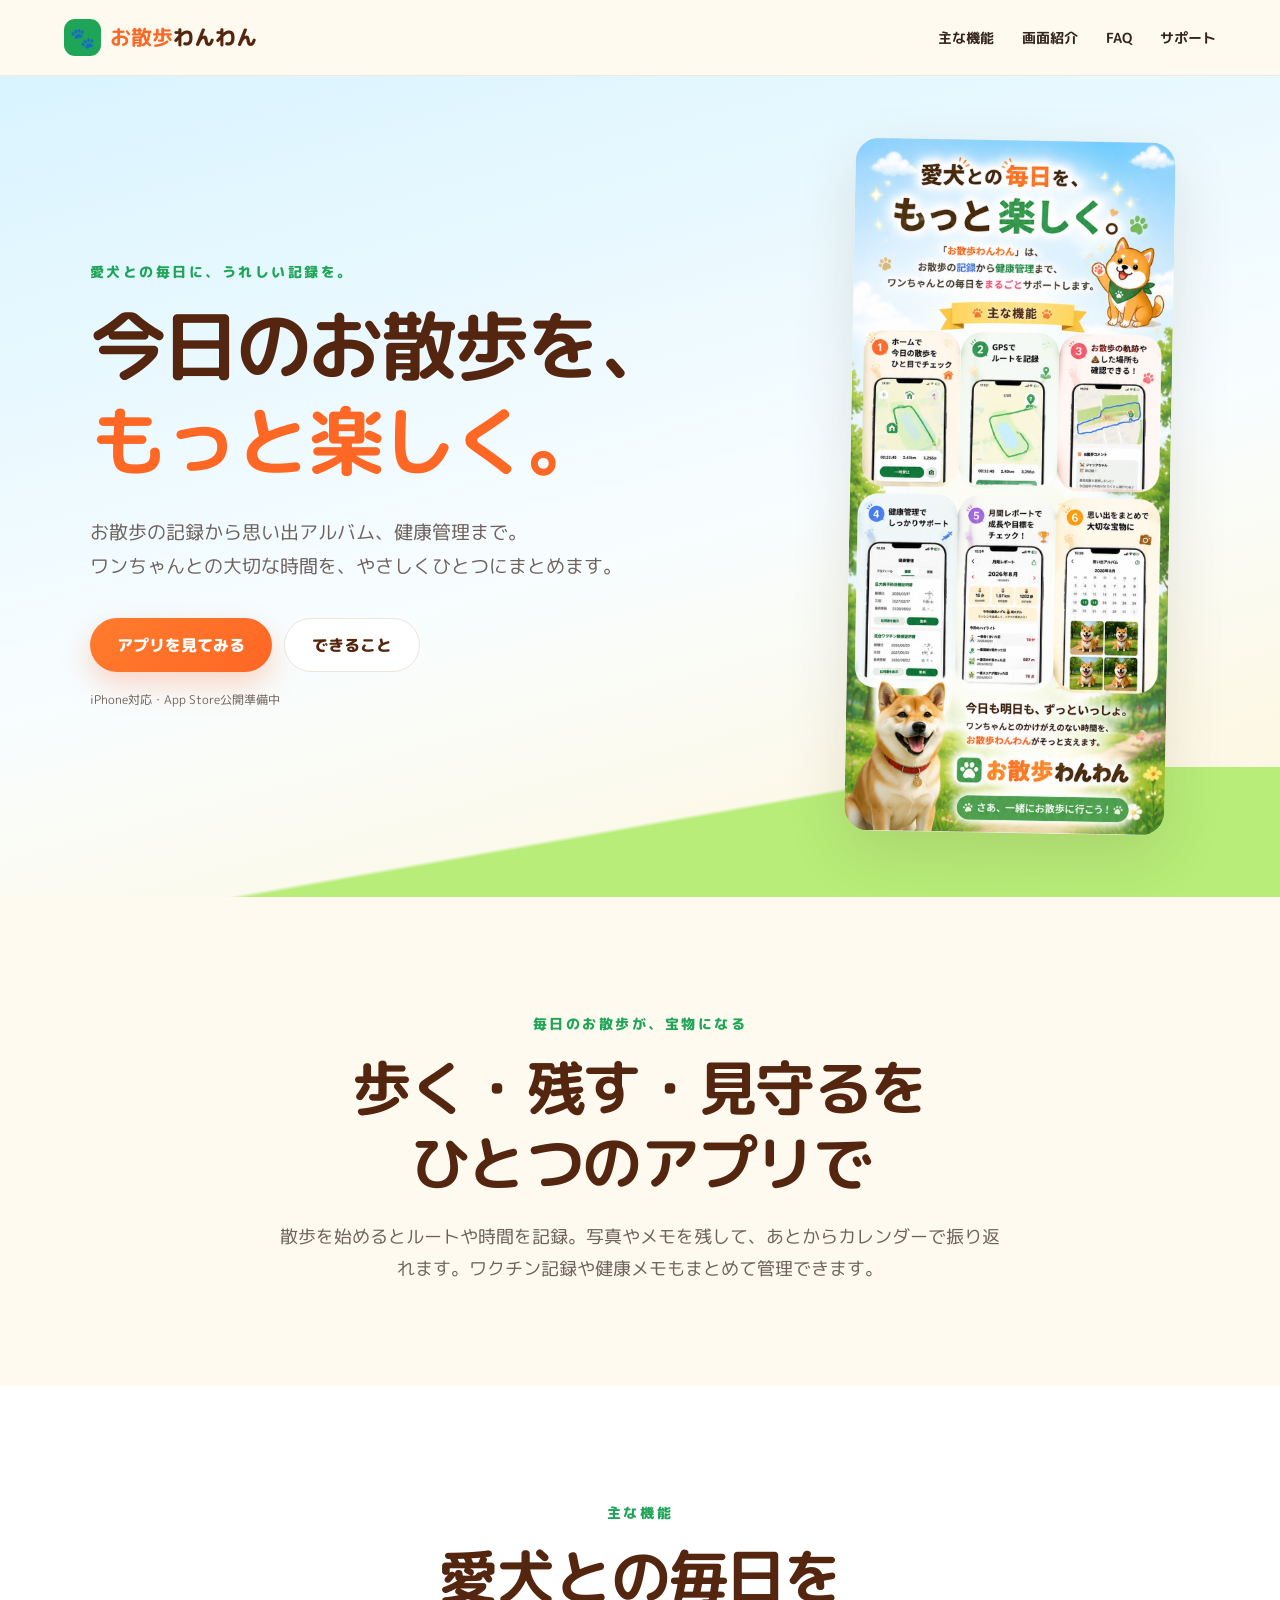
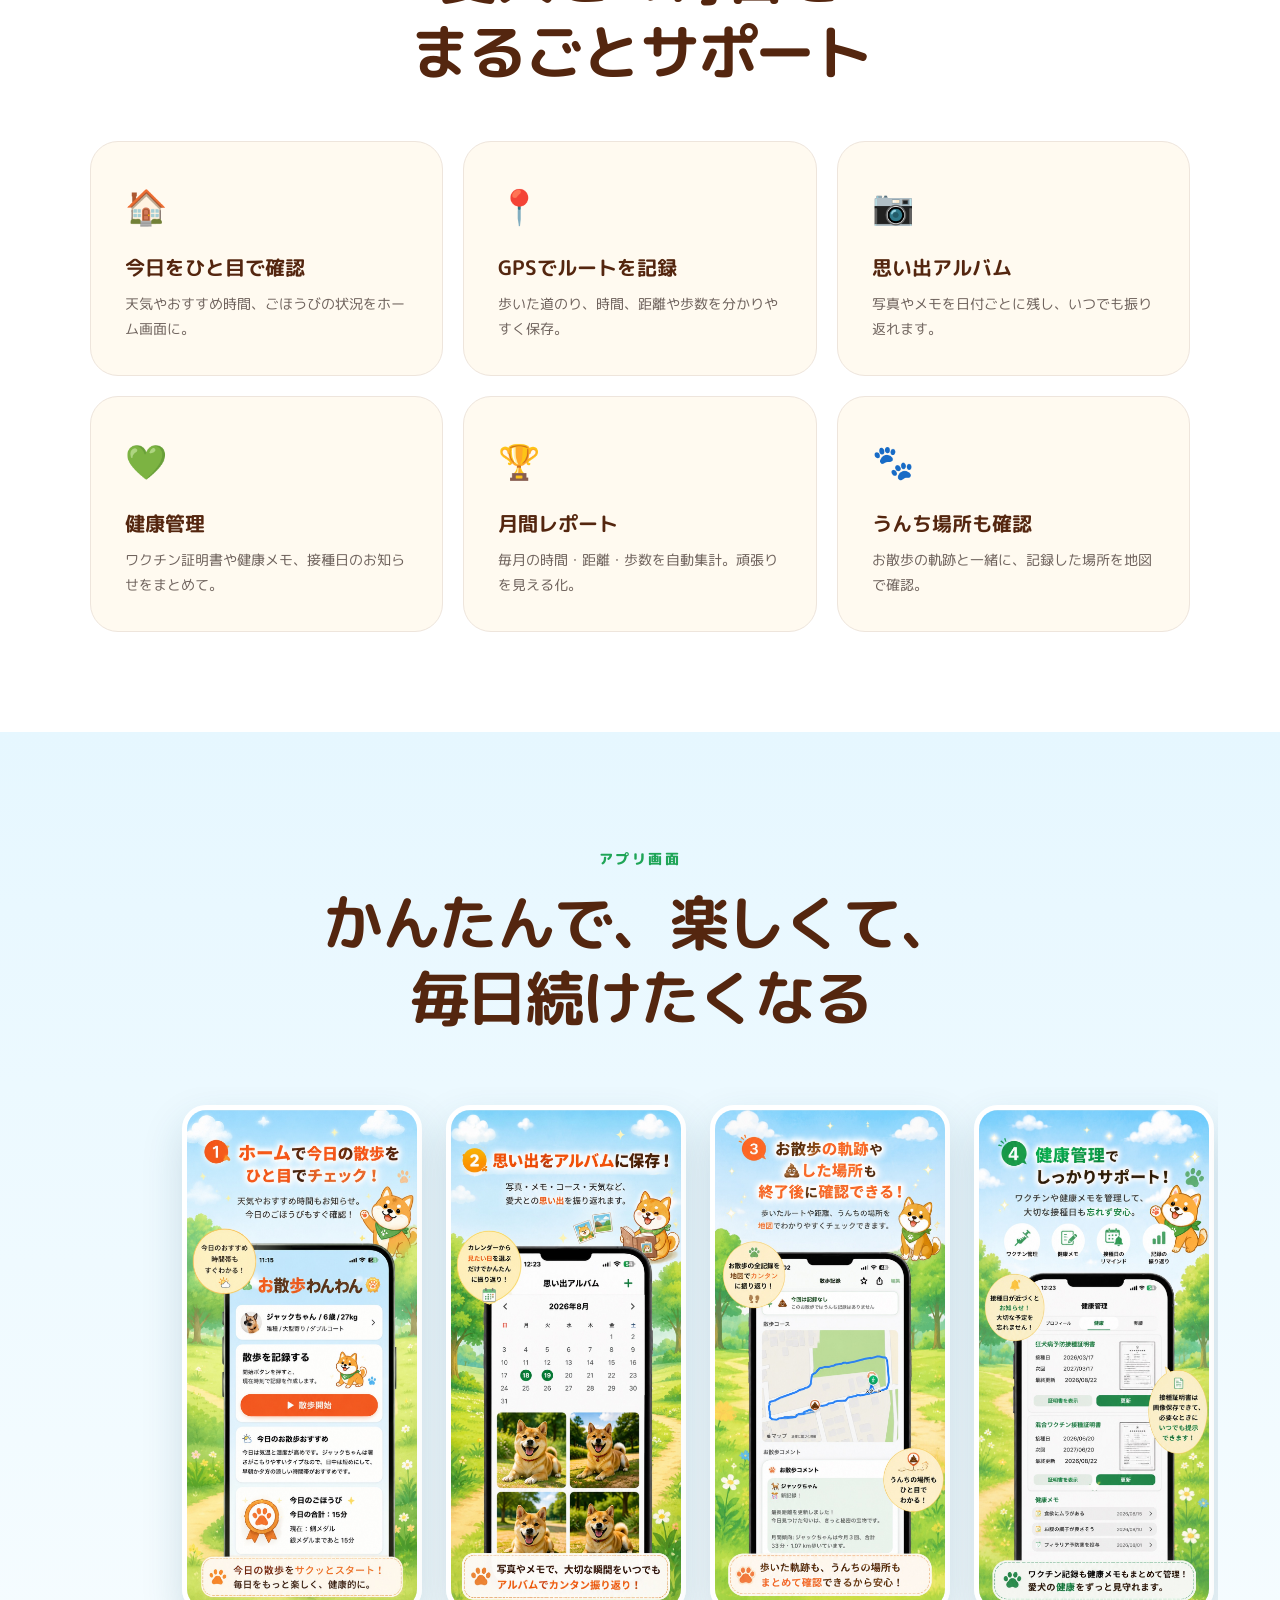
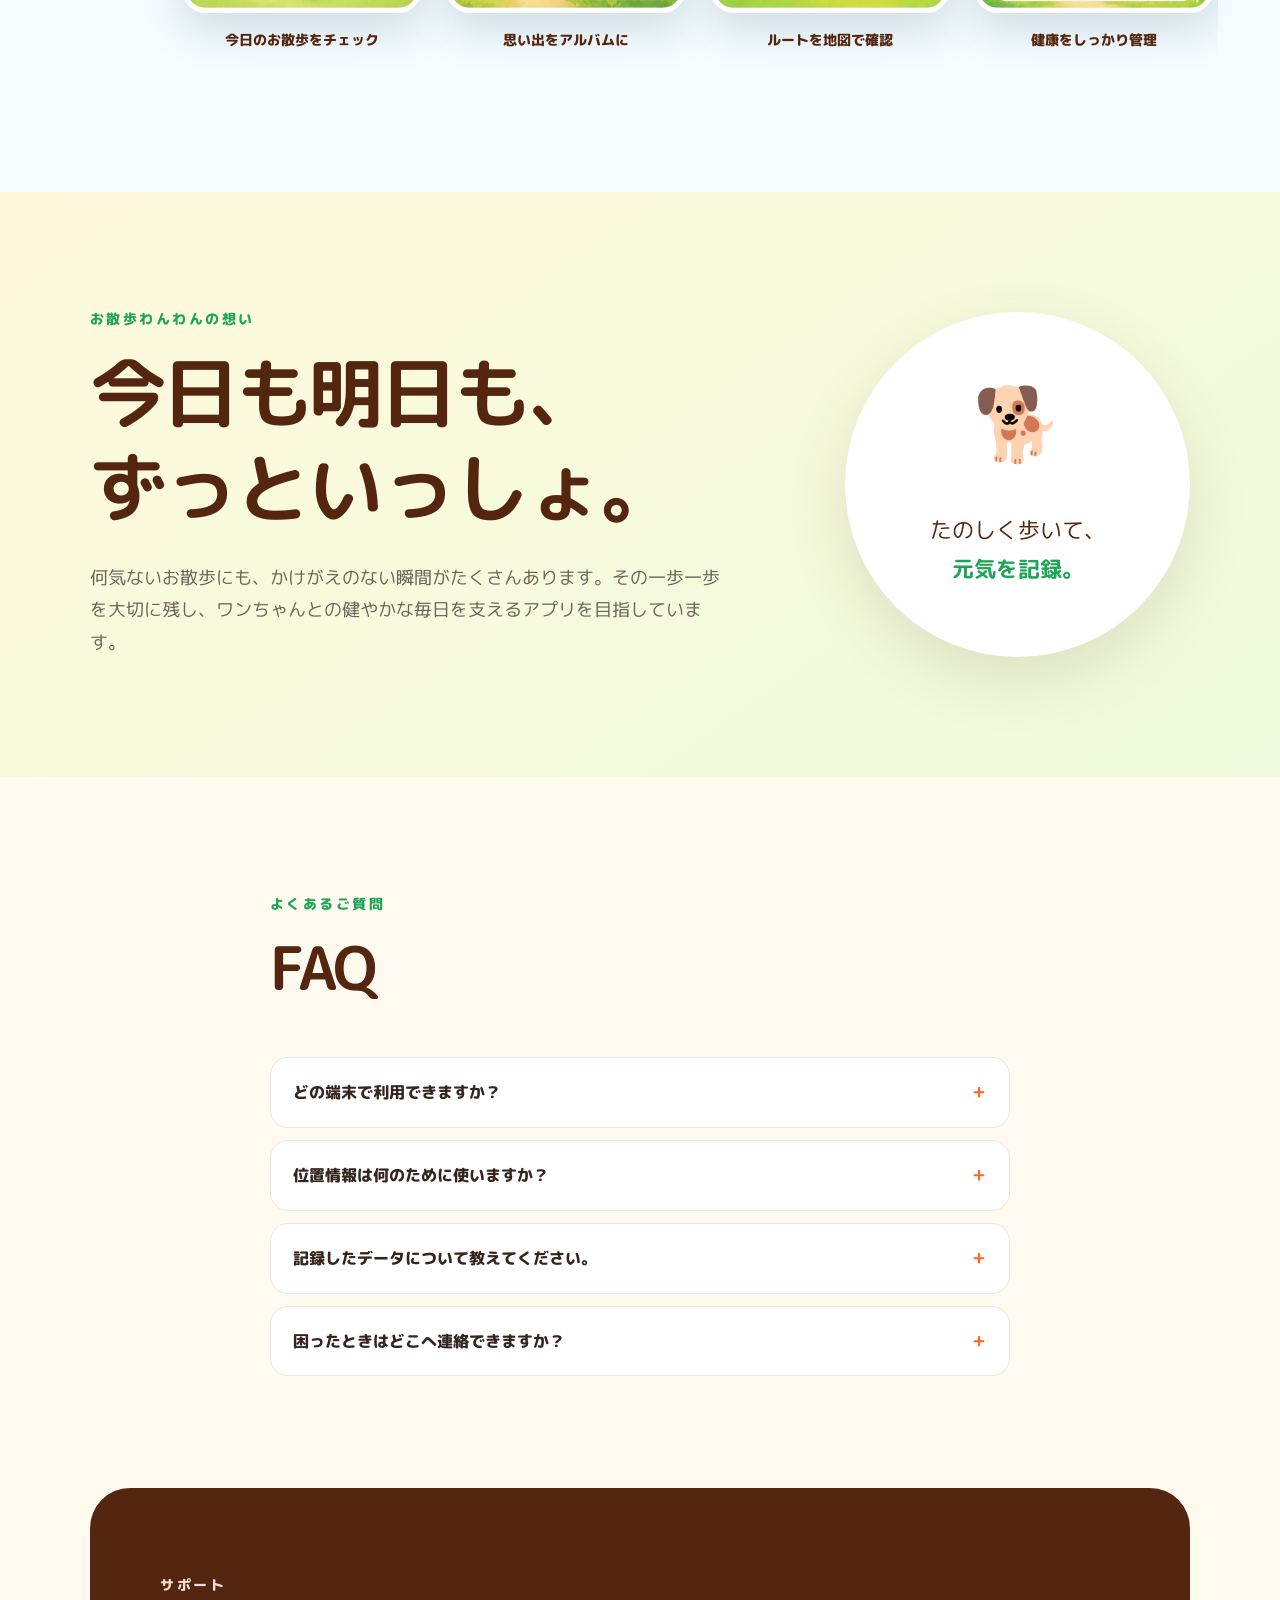
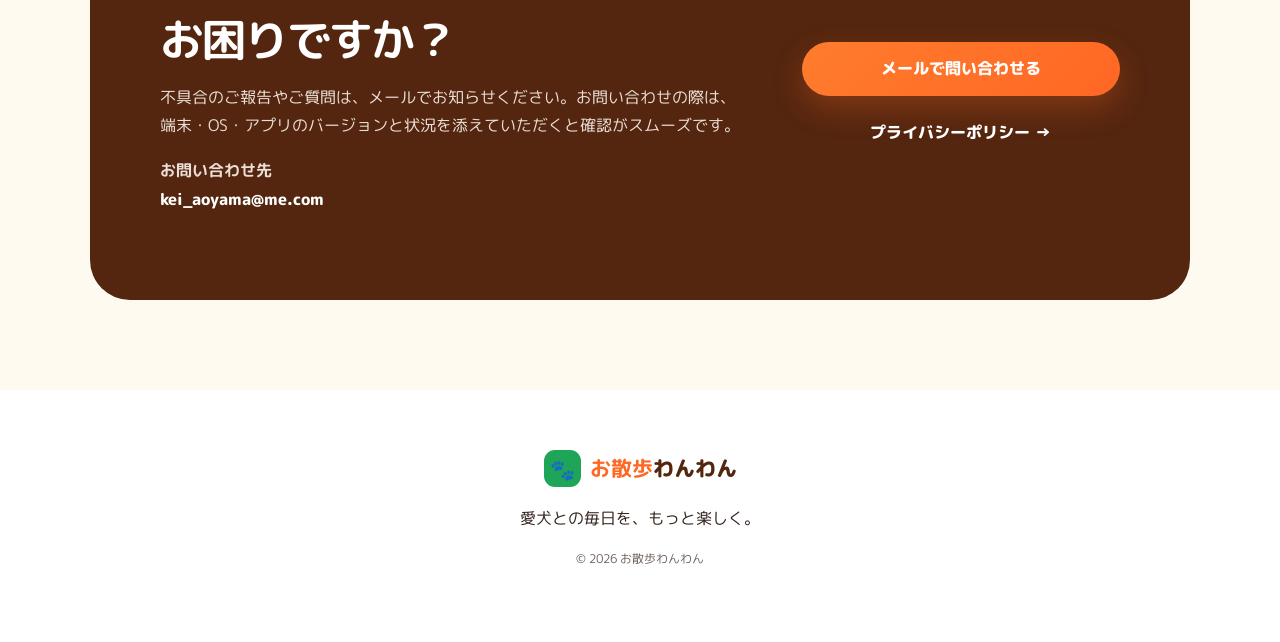
<file: index.html>
<!doctype html>
<html lang="ja">
<head>
  <meta charset="utf-8">
  <meta name="viewport" content="width=device-width, initial-scale=1">
  <meta name="description" content="愛犬とのお散歩記録、思い出アルバム、健康管理をひとつに。iPhoneアプリ『お散歩わんわん』公式サイト。">
  <meta name="theme-color" content="#ff762e">
  <title>お散歩わんわん｜愛犬との毎日を、もっと楽しく。</title>
  <link rel="preconnect" href="https://fonts.googleapis.com">
  <link rel="preconnect" href="https://fonts.gstatic.com" crossorigin>
  <link href="https://fonts.googleapis.com/css2?family=M+PLUS+Rounded+1c:wght@500;700;800&display=swap" rel="stylesheet">
  <link rel="stylesheet" href="style.css">
</head>
<body>
  <header class="site-header">
    <a class="brand" href="#top" aria-label="お散歩わんわん トップへ"><span class="brand-mark">🐾</span><span><b>お散歩</b>わんわん</span></a>
    <nav aria-label="メインナビゲーション">
      <a href="#features">主な機能</a><a href="#screens">画面紹介</a><a href="#faq">FAQ</a><a href="#support">サポート</a>
    </nav>
  </header>

  <main id="top">
    <section class="hero">
      <div class="hero-copy">
        <p class="eyebrow">愛犬との毎日に、うれしい記録を。</p>
        <h1>今日のお散歩を、<br><em>もっと楽しく。</em></h1>
        <p class="lead">お散歩の記録から思い出アルバム、健康管理まで。<br>ワンちゃんとの大切な時間を、やさしくひとつにまとめます。</p>
        <div class="hero-actions"><a class="button primary" href="#screens">アプリを見てみる</a><a class="button secondary" href="#features">できること</a></div>
        <p class="availability">iPhone対応・App Store公開準備中</p>
      </div>
      <div class="hero-visual"><div class="sun"></div><img src="assets/AppStore_06_1242x2688.jpg" alt="お散歩わんわんの主な機能紹介" width="900" height="1948"></div>
    </section>

    <section class="intro section">
      <p class="section-kicker">毎日のお散歩が、宝物になる</p>
      <h2>歩く・残す・見守るを<br>ひとつのアプリで</h2>
      <p>散歩を始めるとルートや時間を記録。写真やメモを残して、あとからカレンダーで振り返れます。ワクチン記録や健康メモもまとめて管理できます。</p>
    </section>

    <section class="features section" id="features">
      <div class="section-heading"><p class="section-kicker">主な機能</p><h2>愛犬との毎日を<br>まるごとサポート</h2></div>
      <div class="feature-grid">
        <article><span>🏠</span><h3>今日をひと目で確認</h3><p>天気やおすすめ時間、ごほうびの状況をホーム画面に。</p></article>
        <article><span>📍</span><h3>GPSでルートを記録</h3><p>歩いた道のり、時間、距離や歩数を分かりやすく保存。</p></article>
        <article><span>📷</span><h3>思い出アルバム</h3><p>写真やメモを日付ごとに残し、いつでも振り返れます。</p></article>
        <article><span>💚</span><h3>健康管理</h3><p>ワクチン証明書や健康メモ、接種日のお知らせをまとめて。</p></article>
        <article><span>🏆</span><h3>月間レポート</h3><p>毎月の時間・距離・歩数を自動集計。頑張りを見える化。</p></article>
        <article><span>🐾</span><h3>うんち場所も確認</h3><p>お散歩の軌跡と一緒に、記録した場所を地図で確認。</p></article>
      </div>
    </section>

    <section class="screens section" id="screens">
      <div class="section-heading"><p class="section-kicker">アプリ画面</p><h2>かんたんで、楽しくて、<br>毎日続けたくなる</h2></div>
      <div class="screen-strip" aria-label="App Storeスクリーンショット">
        <figure><img loading="lazy" src="assets/AppStore_01_1242x2688.jpg" alt="ホーム画面と散歩開始機能" width="900" height="1948"><figcaption>今日のお散歩をチェック</figcaption></figure>
        <figure><img loading="lazy" src="assets/AppStore_02_1242x2688.jpg" alt="思い出アルバム機能" width="900" height="1948"><figcaption>思い出をアルバムに</figcaption></figure>
        <figure><img loading="lazy" src="assets/AppStore_03_1242x2688.jpg" alt="お散歩ルート確認機能" width="900" height="1948"><figcaption>ルートを地図で確認</figcaption></figure>
        <figure><img loading="lazy" src="assets/AppStore_04_1242x2688.jpg" alt="健康管理機能" width="900" height="1948"><figcaption>健康をしっかり管理</figcaption></figure>
        <figure><img loading="lazy" src="assets/AppStore_05_1242x2688.jpg" alt="月間レポート機能" width="900" height="1948"><figcaption>毎月の成長を実感</figcaption></figure>
      </div>
    </section>

    <section class="promise section">
      <div><p class="section-kicker">お散歩わんわんの想い</p><h2>今日も明日も、<br>ずっといっしょ。</h2><p>何気ないお散歩にも、かけがえのない瞬間がたくさんあります。その一歩一歩を大切に残し、ワンちゃんとの健やかな毎日を支えるアプリを目指しています。</p></div>
      <div class="paw-card"><span>🐕</span><p>たのしく歩いて、<br><b>元気を記録。</b></p></div>
    </section>

    <section class="faq section" id="faq">
      <div class="section-heading"><p class="section-kicker">よくあるご質問</p><h2>FAQ</h2></div>
      <details><summary>どの端末で利用できますか？</summary><p>iPhone向けアプリとして公開を予定しています。対応するOSバージョンは、App Store公開時の製品ページでご案内します。</p></details>
      <details><summary>位置情報は何のために使いますか？</summary><p>お散歩中のルート・距離などを記録するために使用します。位置情報の利用は端末の設定からいつでも変更できます。</p></details>
      <details><summary>記録したデータについて教えてください。</summary><p>データの取り扱いについては、公開前に最新内容へ更新するプライバシーポリシーをご確認ください。</p></details>
      <details><summary>困ったときはどこへ連絡できますか？</summary><p>下記のサポート窓口からお問い合わせください。内容を確認のうえ対応します。</p></details>
    </section>

    <section class="support section" id="support">
      <div><p class="section-kicker">サポート</p><h2>お困りですか？</h2><p>不具合のご報告やご質問は、メールでお知らせください。お問い合わせの際は、端末・OS・アプリのバージョンと状況を添えていただくと確認がスムーズです。</p><p><b>お問い合わせ先</b><br><a class="text-link" href="mailto:kei_aoyama@me.com">kei_aoyama@me.com</a></p></div>
      <div class="support-actions"><a class="button primary" href="mailto:kei_aoyama@me.com?subject=%E3%81%8A%E6%95%A3%E6%AD%A9%E3%82%8F%E3%82%93%E3%82%8F%E3%82%93%20%E3%82%B5%E3%83%9D%E3%83%BC%E3%83%88%E3%81%B8%E3%81%AE%E3%81%8A%E5%95%8F%E3%81%84%E5%90%88%E3%82%8F%E3%81%9B">メールで問い合わせる</a><a class="text-link" href="privacy.html">プライバシーポリシー →</a></div>
    </section>
  </main>

  <footer><a class="brand" href="#top"><span class="brand-mark">🐾</span><span><b>お散歩</b>わんわん</span></a><p>愛犬との毎日を、もっと楽しく。</p><p class="copyright">© 2026 お散歩わんわん</p></footer>
</body>
</html>
</file>
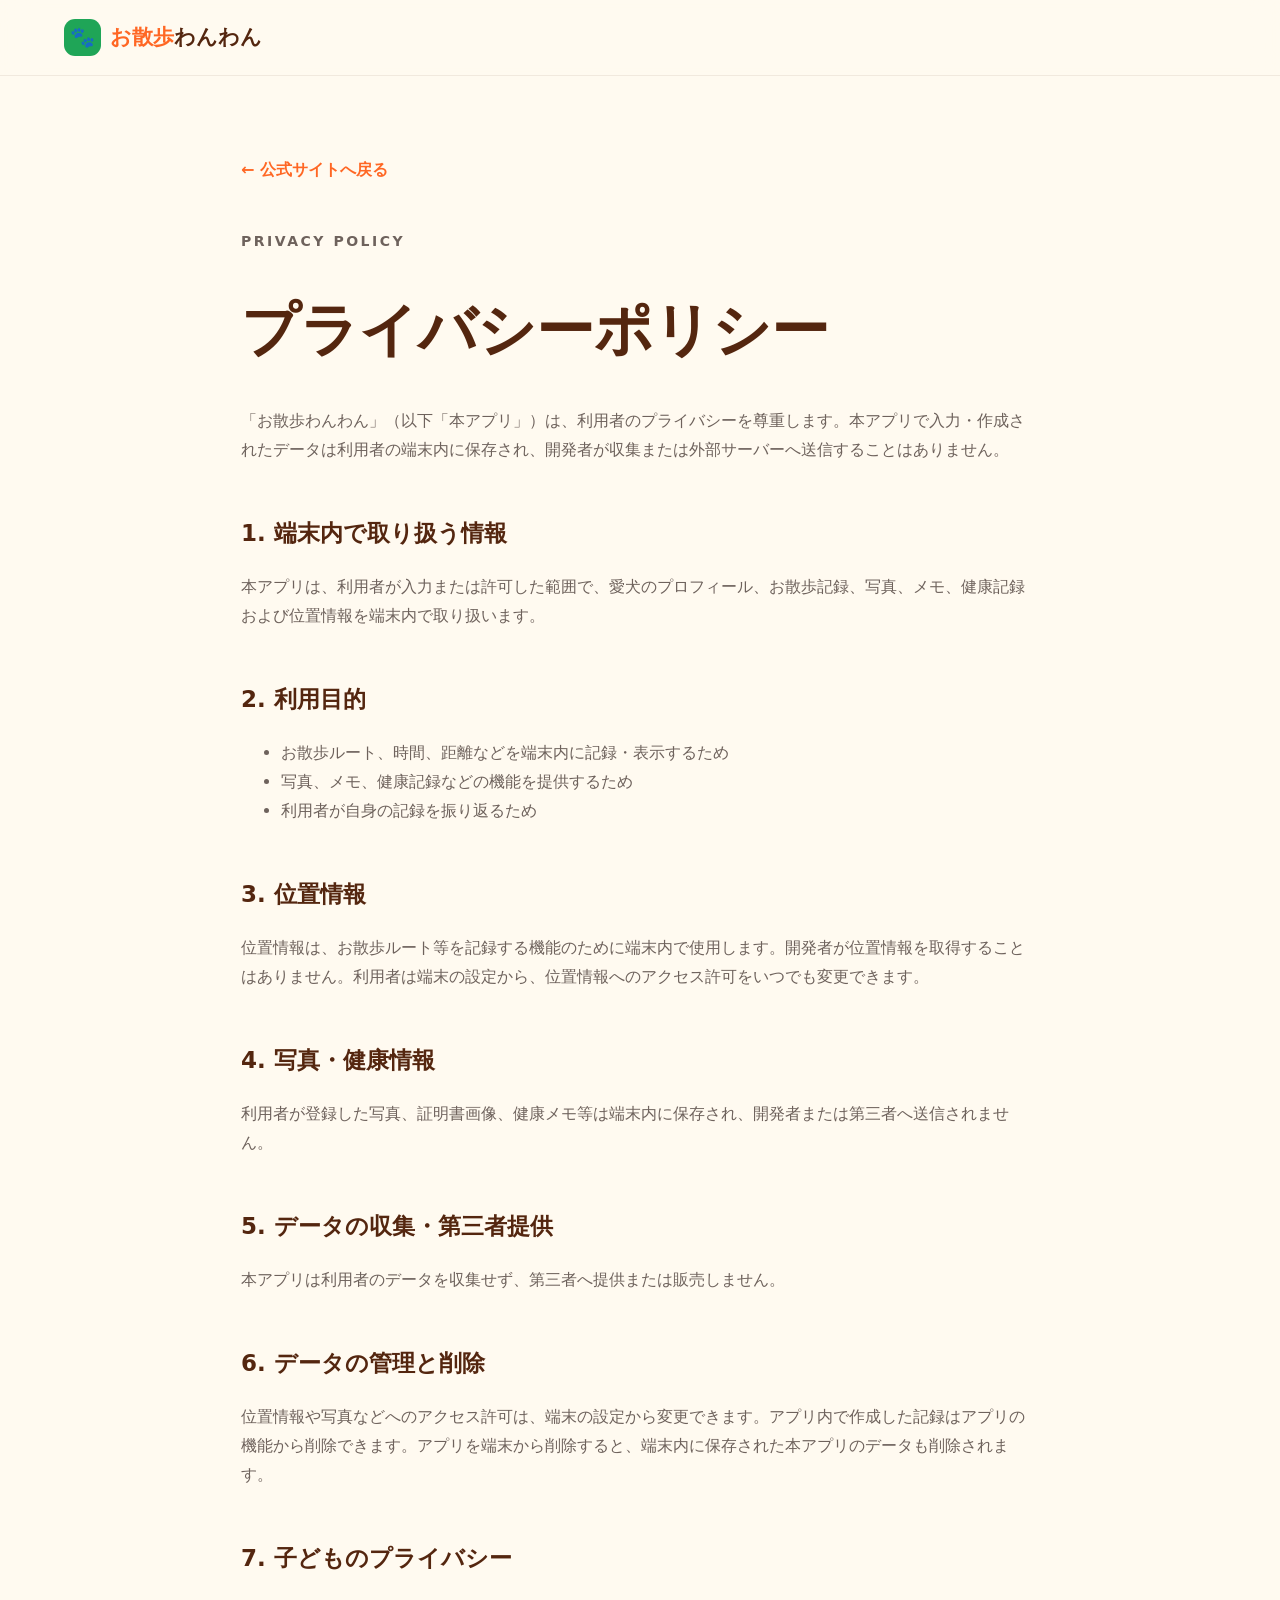
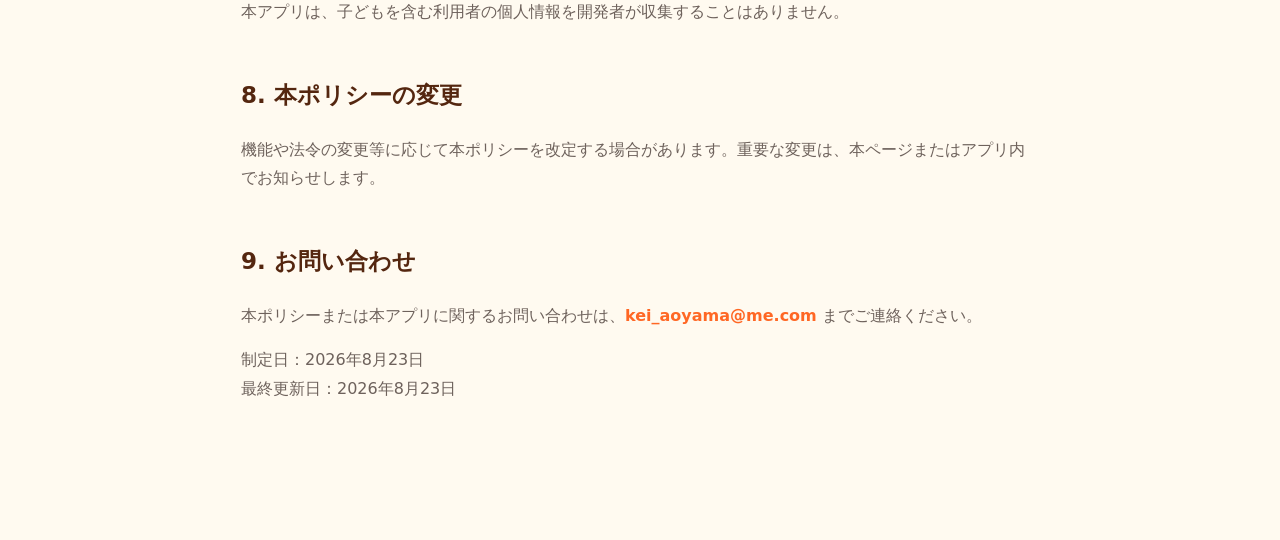
<file: privacy.html>
<!doctype html>
<html lang="ja">
<head><meta charset="utf-8"><meta name="viewport" content="width=device-width,initial-scale=1"><meta name="theme-color" content="#ff672e"><title>プライバシーポリシー｜お散歩わんわん</title><link rel="stylesheet" href="style.css"><style>.policy{max-width:850px;margin:auto;padding:80px 26px 120px}.policy h1{font-size:clamp(36px,6vw,58px);line-height:1.3;color:var(--deep)}.policy h2{font-size:23px;margin-top:48px;color:var(--deep)}.policy p,.policy li{color:var(--muted)}.notice{padding:18px 22px;background:#fff3d1;border-radius:16px;border:1px solid #f2d992}.back{display:inline-block;color:var(--orange);font-weight:800;margin-bottom:30px}</style></head>
<body><header class="site-header"><a class="brand" href="index.html"><span class="brand-mark">🐾</span><span><b>お散歩</b>わんわん</span></a></header><main class="policy"><a class="back" href="index.html">← 公式サイトへ戻る</a><p class="section-kicker">Privacy Policy</p><h1>プライバシーポリシー</h1><p>「お散歩わんわん」（以下「本アプリ」）は、利用者のプライバシーを尊重します。本アプリで入力・作成されたデータは利用者の端末内に保存され、開発者が収集または外部サーバーへ送信することはありません。</p><h2>1. 端末内で取り扱う情報</h2><p>本アプリは、利用者が入力または許可した範囲で、愛犬のプロフィール、お散歩記録、写真、メモ、健康記録および位置情報を端末内で取り扱います。</p><h2>2. 利用目的</h2><ul><li>お散歩ルート、時間、距離などを端末内に記録・表示するため</li><li>写真、メモ、健康記録などの機能を提供するため</li><li>利用者が自身の記録を振り返るため</li></ul><h2>3. 位置情報</h2><p>位置情報は、お散歩ルート等を記録する機能のために端末内で使用します。開発者が位置情報を取得することはありません。利用者は端末の設定から、位置情報へのアクセス許可をいつでも変更できます。</p><h2>4. 写真・健康情報</h2><p>利用者が登録した写真、証明書画像、健康メモ等は端末内に保存され、開発者または第三者へ送信されません。</p><h2>5. データの収集・第三者提供</h2><p>本アプリは利用者のデータを収集せず、第三者へ提供または販売しません。</p><h2>6. データの管理と削除</h2><p>位置情報や写真などへのアクセス許可は、端末の設定から変更できます。アプリ内で作成した記録はアプリの機能から削除できます。アプリを端末から削除すると、端末内に保存された本アプリのデータも削除されます。</p><h2>7. 子どものプライバシー</h2><p>本アプリは、子どもを含む利用者の個人情報を開発者が収集することはありません。</p><h2>8. 本ポリシーの変更</h2><p>機能や法令の変更等に応じて本ポリシーを改定する場合があります。重要な変更は、本ページまたはアプリ内でお知らせします。</p><h2>9. お問い合わせ</h2><p>本ポリシーまたは本アプリに関するお問い合わせは、<a class="text-link" style="color:var(--orange)" href="mailto:kei_aoyama@me.com">kei_aoyama@me.com</a> までご連絡ください。</p><p>制定日：2026年8月23日<br>最終更新日：2026年8月23日</p></main></body></html>
</file>
<file: style.css>
:root{--orange:#ff6724;--deep:#54260f;--green:#1fa557;--sky:#e9f8ff;--cream:#fffaf0;--ink:#34261f;--muted:#6e625c;--line:#eee5dc;--shadow:0 22px 60px rgba(76,52,27,.13)}
*{box-sizing:border-box}html{scroll-behavior:smooth}body{margin:0;color:var(--ink);font-family:"M PLUS Rounded 1c",system-ui,sans-serif;background:var(--cream);line-height:1.8}a{color:inherit;text-decoration:none}img{max-width:100%;height:auto;display:block}.site-header{height:76px;display:flex;align-items:center;justify-content:space-between;padding:0 max(5vw,24px);position:sticky;top:0;z-index:20;background:rgba(255,250,240,.88);backdrop-filter:blur(16px);border-bottom:1px solid rgba(84,38,15,.08)}.brand{display:flex;align-items:center;gap:9px;font-size:21px;font-weight:800;color:var(--deep);white-space:nowrap}.brand b{color:var(--orange)}.brand-mark{width:37px;height:37px;display:grid;place-items:center;background:var(--green);border-radius:11px;font-size:20px}.site-header nav{display:flex;gap:28px;font-size:14px;font-weight:700}.site-header nav a:hover{color:var(--orange)}.hero{min-height:680px;padding:64px max(7vw,28px);display:grid;grid-template-columns:minmax(0,1fr) minmax(260px,360px);align-items:center;justify-content:center;gap:8vw;overflow:hidden;background:radial-gradient(circle at 74% 17%,#fff 0 5%,transparent 6%),linear-gradient(165deg,#d9f4ff 0%,#f8fdff 55%,#fff6d9 100%);position:relative}.hero:after{content:"";position:absolute;inset:auto -10% 0;width:120%;height:130px;background:linear-gradient(170deg,transparent 48%,#b8ed79 49%)}.hero-copy{position:relative;z-index:2;max-width:680px}.eyebrow,.section-kicker{font-size:14px;letter-spacing:.18em;font-weight:800;color:var(--green);text-transform:uppercase}.hero h1,.section h2{font-size:clamp(42px,6vw,76px);line-height:1.25;margin:.12em 0 .35em;color:var(--deep);letter-spacing:-.04em}.hero h1 em{color:var(--orange);font-style:normal}.lead{font-size:clamp(16px,1.5vw,20px);color:var(--muted)}.hero-actions{display:flex;gap:12px;margin-top:34px;flex-wrap:wrap}.button{display:inline-flex;justify-content:center;align-items:center;min-height:54px;padding:0 27px;border-radius:999px;font-weight:800;transition:.2s}.button:hover{transform:translateY(-2px)}.primary{background:linear-gradient(135deg,#ff7c2d,var(--orange));color:white;box-shadow:0 12px 30px rgba(255,103,36,.27)}.secondary{background:white;color:var(--deep);border:1px solid var(--line)}.availability{font-size:12px;color:var(--muted);margin:17px 0}.hero-visual{position:relative;z-index:2;justify-self:center;width:min(320px,28vw);transform:rotate(1deg)}.hero-visual img{border-radius:24px;box-shadow:var(--shadow)}.section{padding:100px max(7vw,28px)}.intro{text-align:center;max-width:900px;margin:auto}.intro h2,.section-heading h2{font-size:clamp(35px,5vw,60px)}.intro>p:last-child{font-size:18px;color:var(--muted);max-width:720px;margin:auto}.features{background:#fff}.section-heading{text-align:center;margin-bottom:52px}.section-heading h2{margin-bottom:0}.feature-grid{max-width:1140px;margin:auto;display:grid;grid-template-columns:repeat(3,1fr);gap:20px}.feature-grid article{padding:34px;border-radius:28px;background:var(--cream);border:1px solid var(--line);transition:.25s}.feature-grid article:hover{transform:translateY(-5px);box-shadow:var(--shadow)}.feature-grid span{font-size:34px}.feature-grid h3{font-size:20px;color:var(--deep);margin:12px 0 6px}.feature-grid p{font-size:14px;color:var(--muted);margin:0}.screens{background:linear-gradient(#e6f7ff,#f8fdff)}.screen-strip{display:flex;gap:24px;overflow-x:auto;padding:18px max(calc((100vw - 1040px)/2),5vw) 40px;margin-inline:max(-7vw,-28px);scroll-snap-type:x mandatory}.screen-strip figure{min-width:min(240px,68vw);margin:0;scroll-snap-align:center}.screen-strip img{width:100%;border-radius:24px;box-shadow:0 18px 40px rgba(25,78,99,.17);border:5px solid #fff}.screen-strip figcaption{text-align:center;font-size:14px;font-weight:800;margin-top:14px;color:var(--deep)}.promise{display:grid;grid-template-columns:1.3fr .7fr;align-items:center;gap:9vw;background:linear-gradient(145deg,#fff9dc,#effbdc)}.promise p:not(.section-kicker){color:var(--muted);font-size:18px}.paw-card{aspect-ratio:1;display:flex;flex-direction:column;justify-content:center;align-items:center;text-align:center;background:white;border-radius:50%;box-shadow:var(--shadow);border:8px solid rgba(255,255,255,.7)}.paw-card span{font-size:72px}.paw-card p{font-size:22px!important;color:var(--deep)!important}.paw-card b{color:var(--green)}.faq{max-width:920px;margin:auto}.faq .section-heading{text-align:left}.faq details{background:white;border:1px solid var(--line);border-radius:18px;margin:12px 0;padding:0 22px}.faq summary{cursor:pointer;font-weight:800;padding:20px 35px 20px 0;position:relative;list-style:none}.faq summary:after{content:"＋";position:absolute;right:0;color:var(--orange)}.faq details[open] summary:after{content:"−"}.faq details p{color:var(--muted);margin-top:0}.support{max-width:1100px;margin:0 auto 90px;border-radius:40px;background:var(--deep);color:white;display:grid;grid-template-columns:1.3fr .7fr;gap:50px;padding:70px}.support h2{color:white;font-size:44px}.support p{color:#eaded6}.support-actions{display:flex;flex-direction:column;justify-content:center;align-items:stretch;gap:22px;text-align:center}.text-link{font-weight:800;color:#fff}footer{text-align:center;padding:60px 24px;background:#fff}footer .brand{justify-content:center}.copyright{font-size:12px;color:var(--muted)}
@media(max-width:780px){.site-header nav{display:none}.hero{grid-template-columns:1fr;padding-top:50px}.hero-copy{text-align:center}.hero-actions{justify-content:center}.hero-visual{width:min(82vw,390px)}.section{padding:78px 24px}.feature-grid{grid-template-columns:1fr 1fr}.promise,.support{grid-template-columns:1fr}.paw-card{max-width:320px;margin:auto}.support{margin:0 16px 60px;padding:46px 27px}.support h2{font-size:38px}.screen-strip{margin-inline:-24px}}@media(max-width:480px){.feature-grid{grid-template-columns:1fr}.hero h1{font-size:42px}.lead br{display:none}}
@media(prefers-reduced-motion:reduce){html{scroll-behavior:auto}.button,.feature-grid article{transition:none}}
</file>
